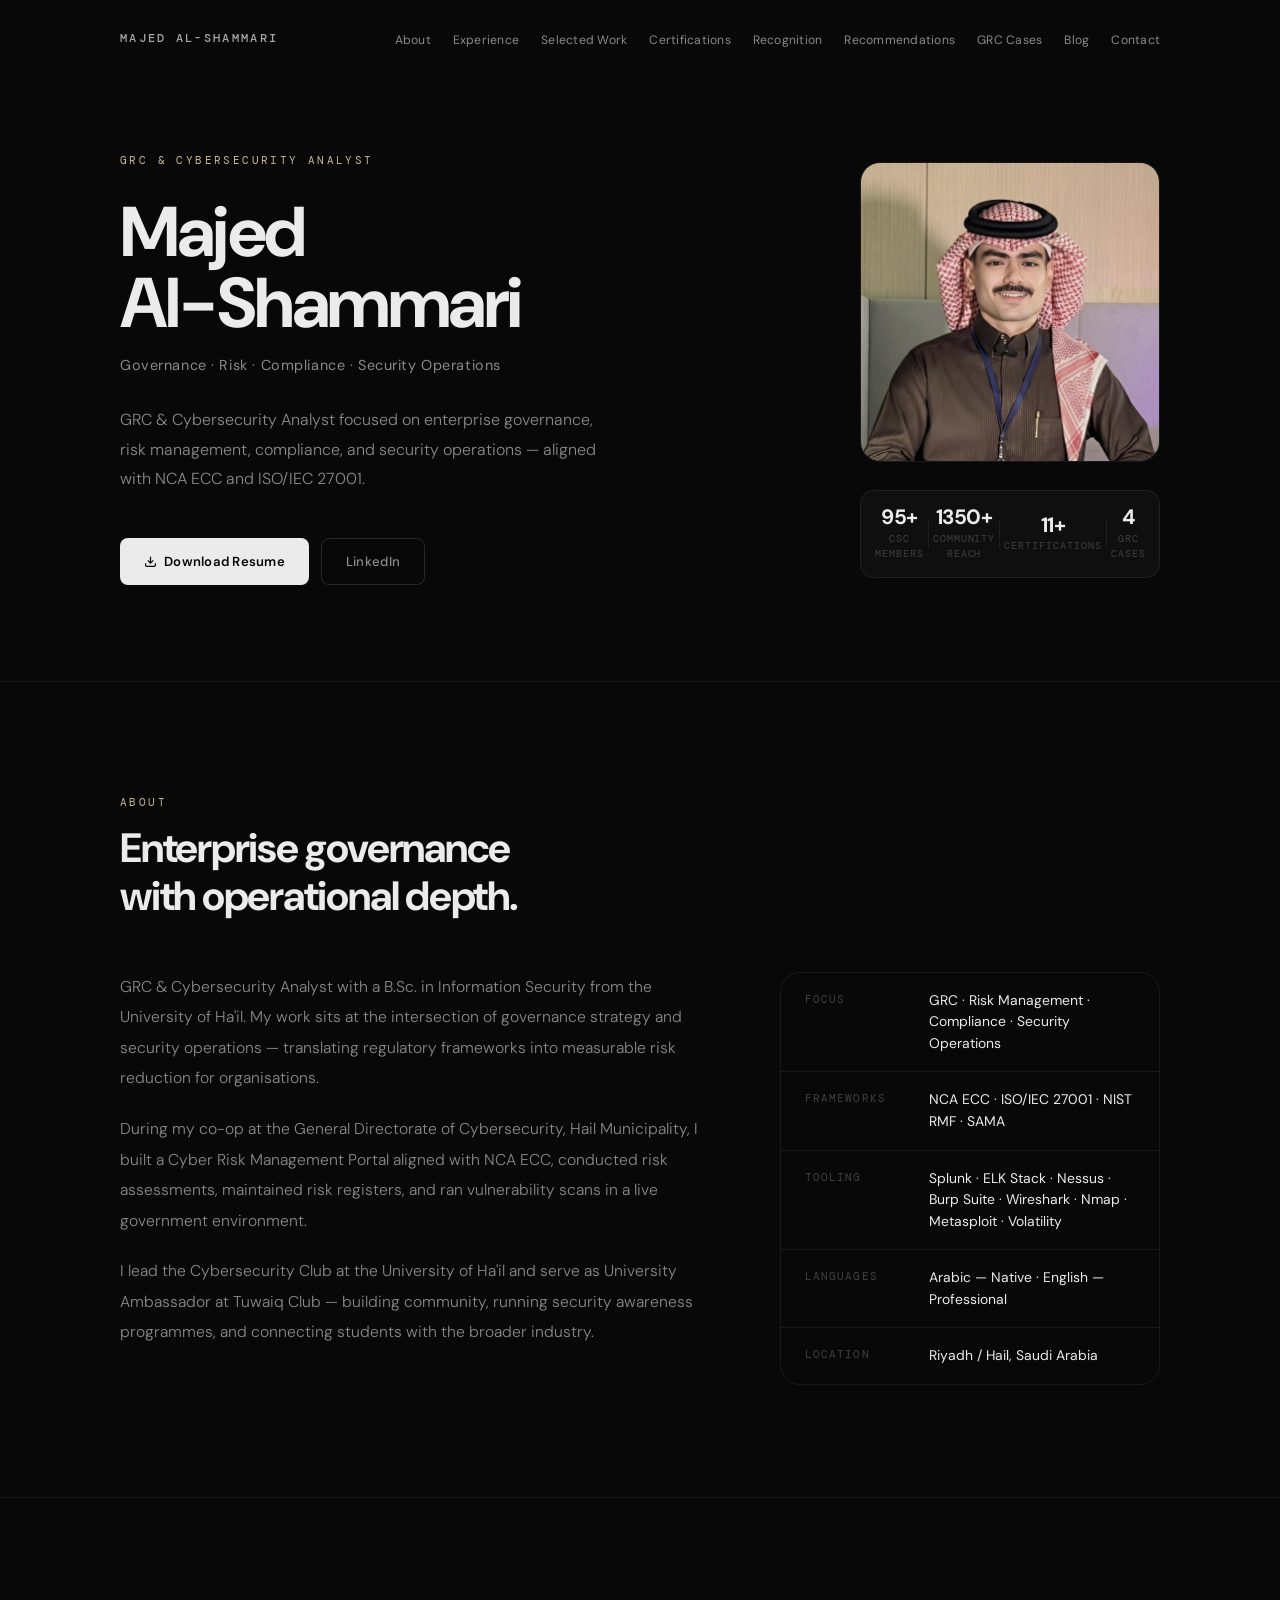
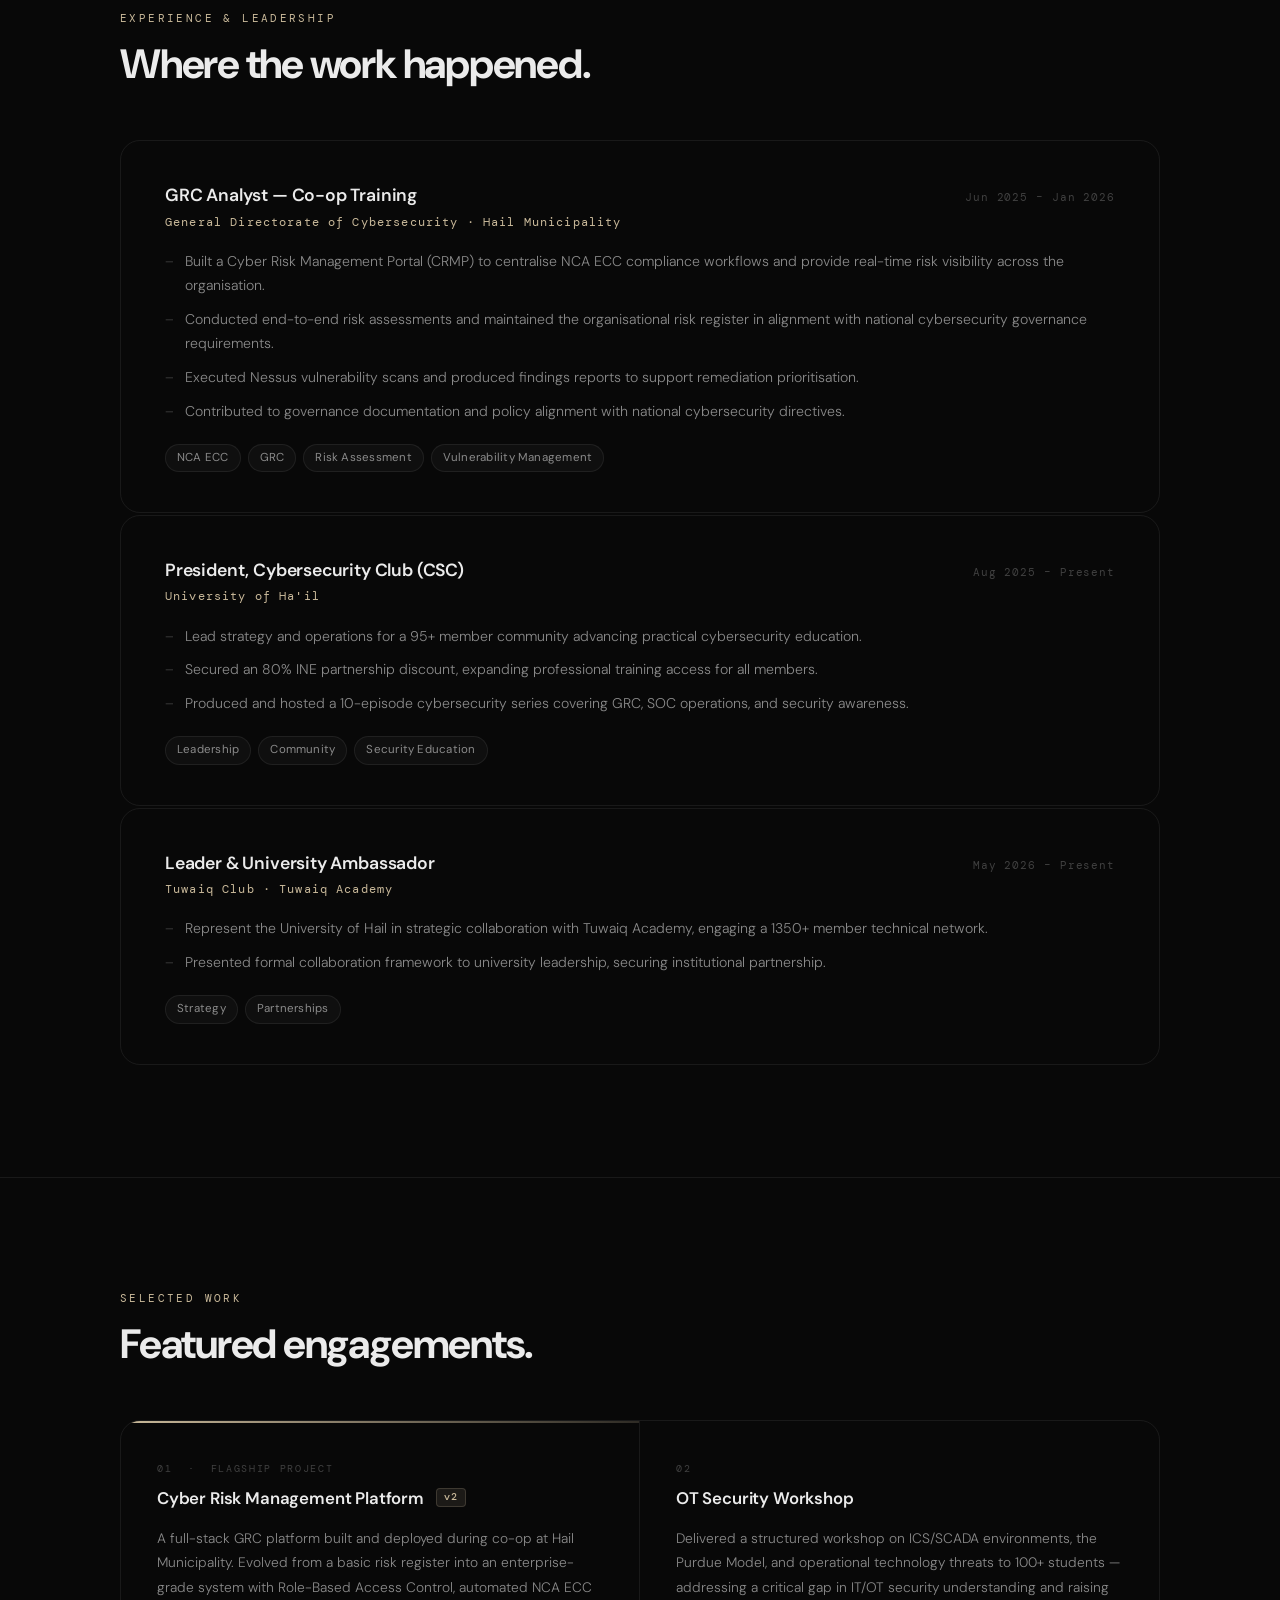
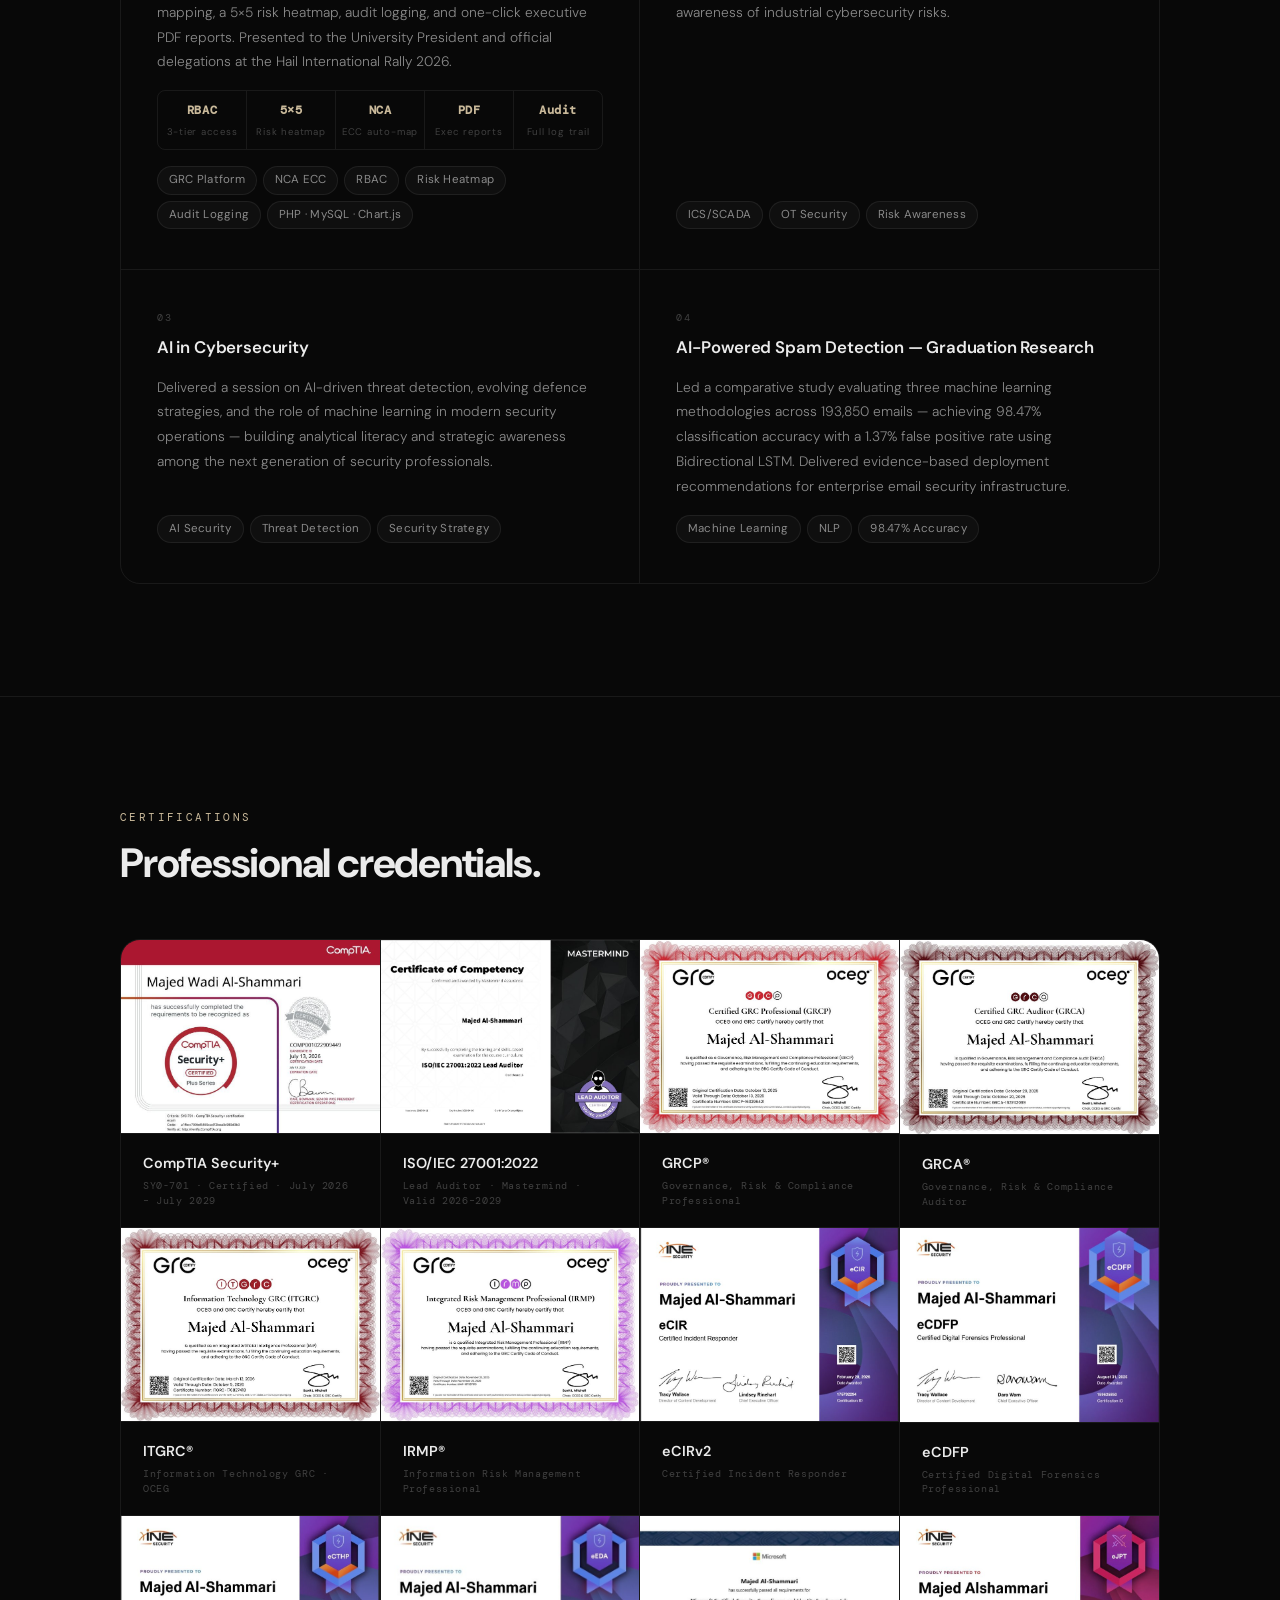
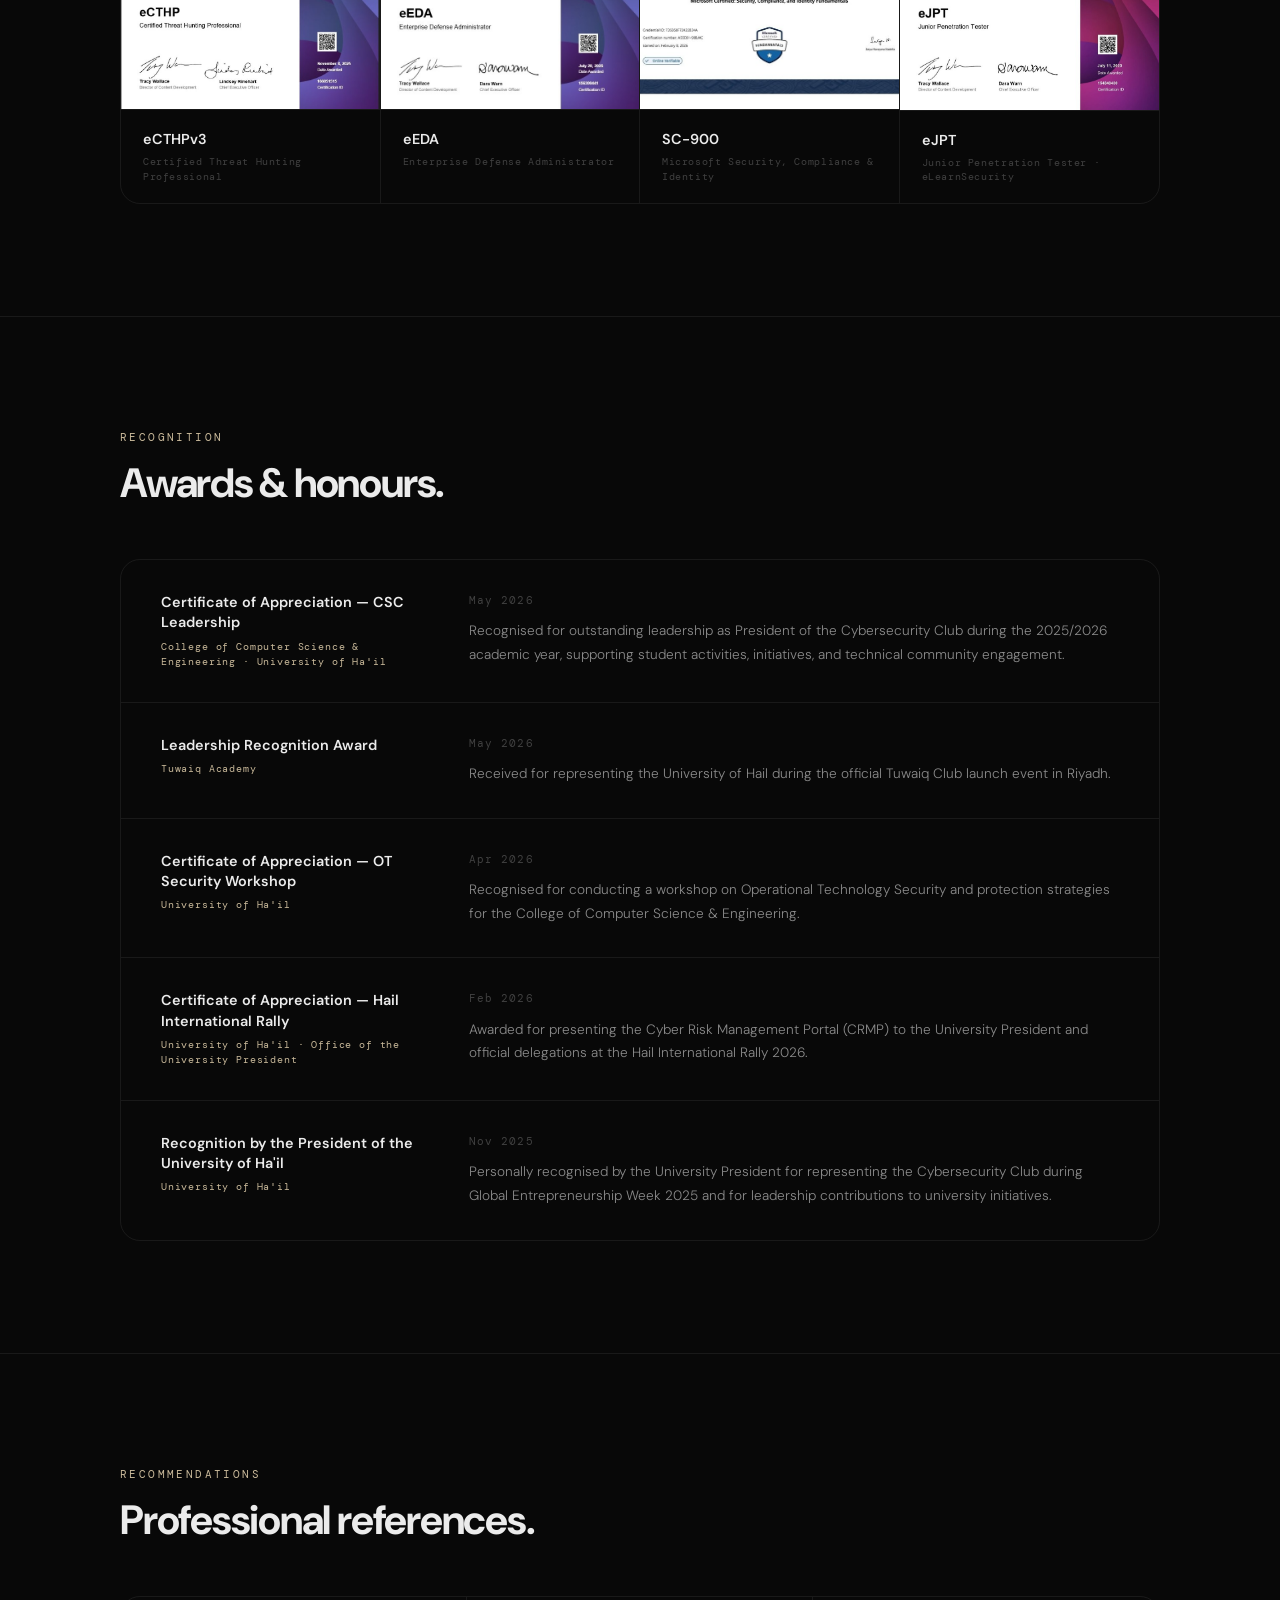
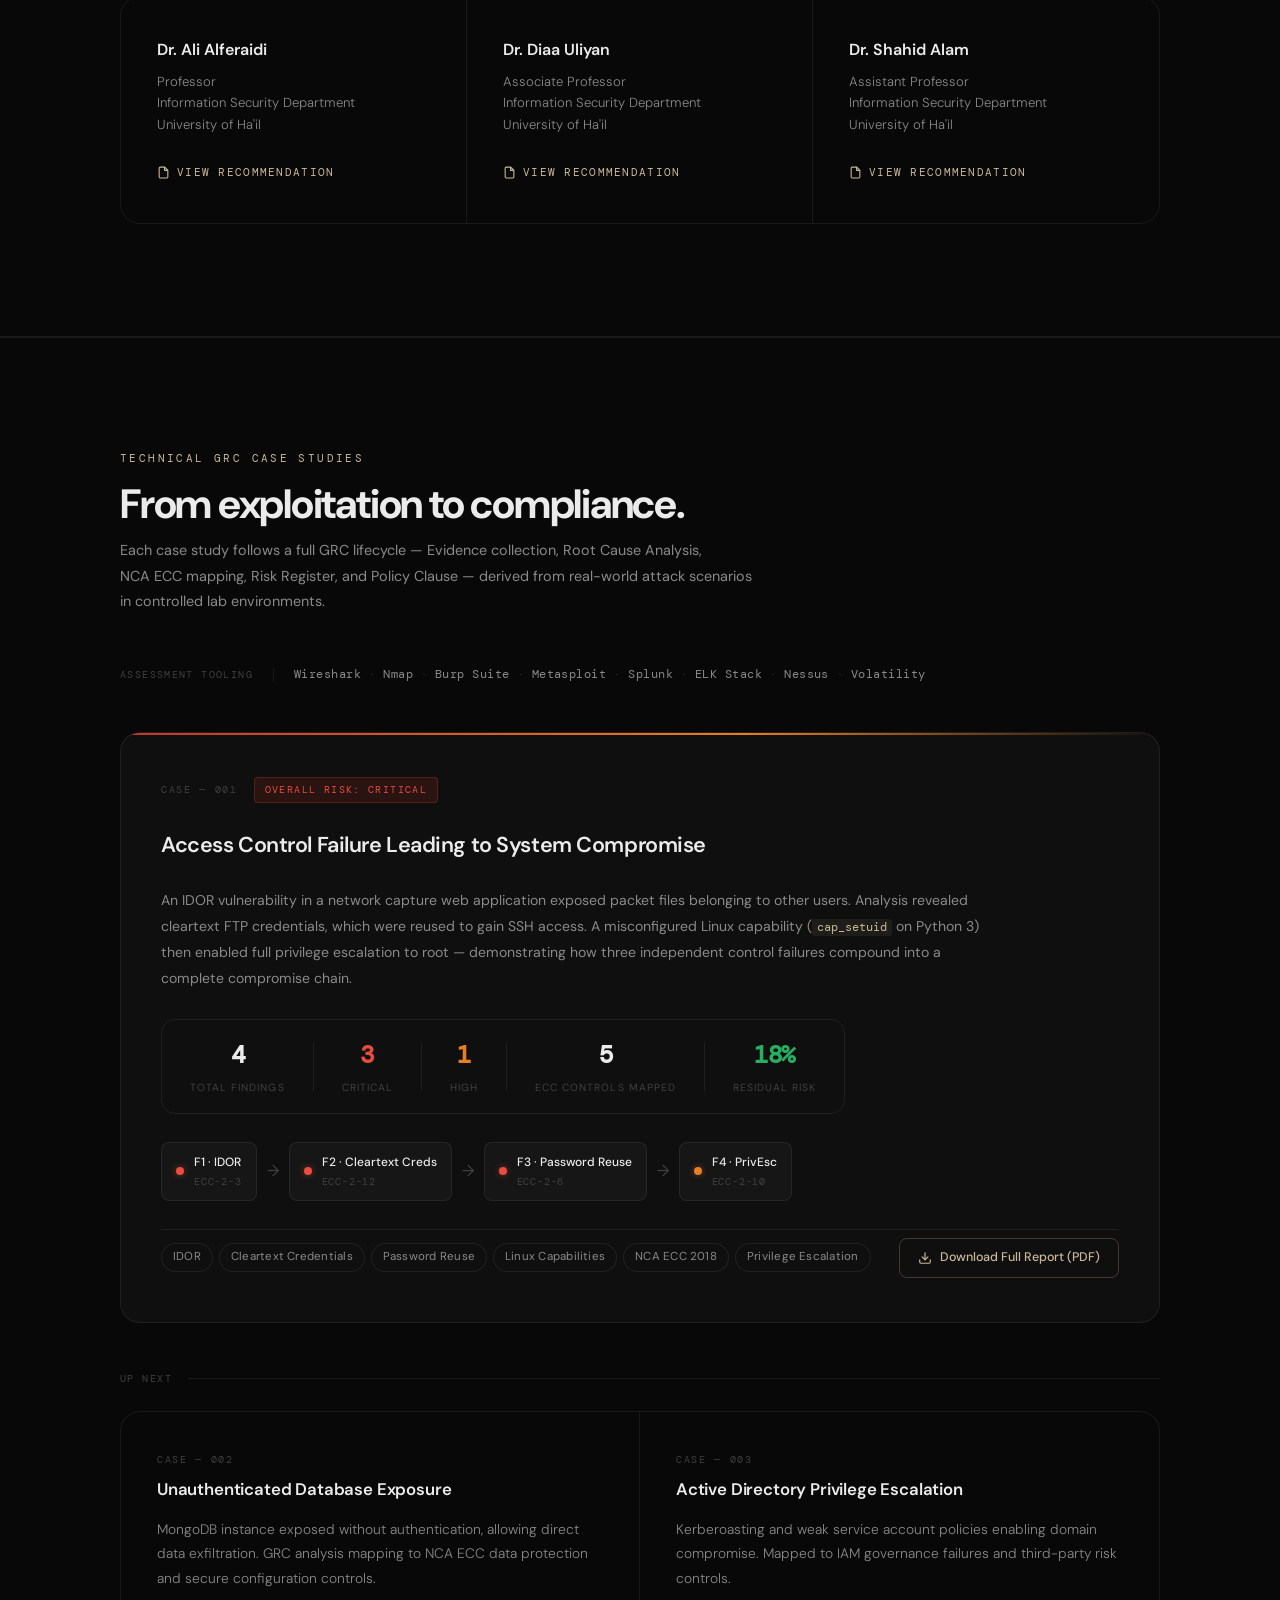
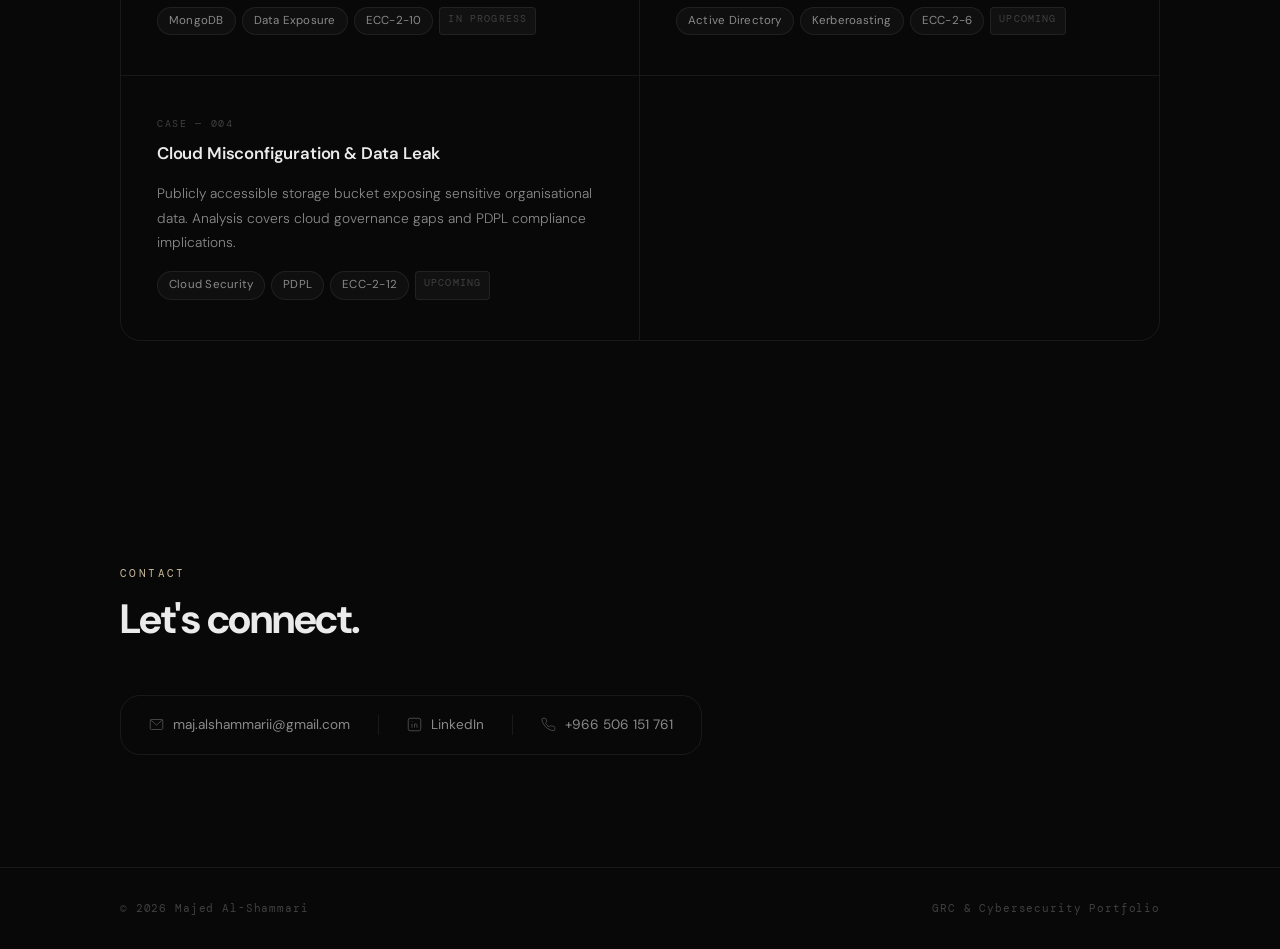
<file: index.html>
<!DOCTYPE html>
<html lang="en">
<head>
  <meta charset="UTF-8" />
  <meta name="viewport" content="width=device-width, initial-scale=1.0" />
  <title>Majed Al-Shammari | GRC & Cybersecurity Analyst</title>
  <meta name="description" content="Governance, Risk, Compliance, and Cybersecurity Portfolio of Majed Al-Shammari — aligned with NCA ECC and ISO/IEC 27001." />

  <!-- Favicon -->
  <link rel="icon" type="image/x-icon" href="assets/favicon/favicon.ico" />
  <link rel="icon" type="image/png" sizes="192x192" href="assets/favicon/favicon-192.png" />
  <link rel="apple-touch-icon" href="assets/favicon/apple-touch-icon.png" />

  <!-- Open Graph -->
  <meta property="og:type"        content="website" />
  <meta property="og:title"       content="Majed Al-Shammari | GRC & Cybersecurity Analyst" />
  <meta property="og:description" content="Governance, Risk, Compliance, and Cybersecurity Portfolio of Majed Al-Shammari." />
  <meta property="og:image"       content="assets/images/preview.jpg" />
  <meta property="og:url"         content="https://m20-sa.github.io/majed-portfolio/" />

  <!-- Twitter Card -->
  <meta name="twitter:card"        content="summary_large_image" />
  <meta name="twitter:title"       content="Majed Al-Shammari | GRC & Cybersecurity Analyst" />
  <meta name="twitter:description" content="Governance, Risk, Compliance, and Cybersecurity Portfolio of Majed Al-Shammari." />
  <meta name="twitter:image"       content="assets/images/preview.jpg" />

  <!-- Fonts -->
  <link rel="preconnect" href="https://fonts.googleapis.com" />
  <link rel="preconnect" href="https://fonts.gstatic.com" crossorigin />
  <link href="https://fonts.googleapis.com/css2?family=DM+Sans:opsz,wght@9..40,300;9..40,400;9..40,500;9..40,600;9..40,700&family=DM+Mono:wght@300;400;500&display=swap" rel="stylesheet" />

  <link rel="stylesheet" href="assets/css/style.css" />
</head>
<body>

  <!-- ── NAV ─────────────────────────────────── -->
 <header class="nav" id="nav">
  <div class="wrap nav-inner">
    <a href="#" class="nav-logo">MAJED AL-SHAMMARI</a>

    <nav aria-label="Main">
      <ul class="nav-links">
        <li><a href="#about">About</a></li>
        <li><a href="#experience">Experience</a></li>
        <li><a href="#work">Selected Work</a></li>
        <li><a href="#certifications">Certifications</a></li>
        <li><a href="#recognition">Recognition</a></li>
        <li><a href="#recommendations">Recommendations</a></li>
        <li><a href="#case-studies">GRC Cases</a></li>
        <li><a href="/blog/">Blog</a></li>
        <li><a href="#contact">Contact</a></li>
      </ul>
    </nav>

    <button class="nav-toggle" id="nav-toggle" aria-label="Toggle menu">
      <span></span>
      <span></span>
      <span></span>
    </button>
  </div>
</header>

<nav class="nav-drawer" id="nav-drawer" aria-label="Mobile">
  <a href="#about">About</a>
  <a href="#experience">Experience</a>
  <a href="#work">Selected Work</a>
  <a href="#certifications">Certifications</a>
  <a href="#recognition">Recognition</a>
  <a href="#recommendations">Recommendations</a>
  <a href="#case-studies">GRC Cases</a>
  <a href="/blog/">Blog</a>
  <a href="#contact">Contact</a>
</nav>


  <!-- ── HERO ────────────────────────────────── -->
  <section class="hero" id="hero">
    <div class="wrap hero-inner">

      <div class="hero-text">
        <p class="eyebrow">GRC &amp; Cybersecurity Analyst</p>
        <h1 class="hero-name">Majed<br>Al-Shammari</h1>
        <p class="hero-sub">Governance · Risk · Compliance · Security Operations</p>
        <p class="hero-desc">
          GRC &amp; Cybersecurity Analyst focused on enterprise governance,
          risk management, compliance, and security operations —
          aligned with NCA ECC and ISO/IEC 27001.
        </p>
        <div class="hero-cta">
          <a href="assets/documents/resume.pdf" target="_blank" rel="noopener" class="btn-primary">
            <svg width="13" height="13" viewBox="0 0 24 24" fill="none" stroke="currentColor" stroke-width="2.2" aria-hidden="true"><path d="M21 15v4a2 2 0 0 1-2 2H5a2 2 0 0 1-2-2v-4"/><polyline points="7 10 12 15 17 10"/><line x1="12" y1="15" x2="12" y2="3"/></svg>
            Download Resume
          </a>
          <a href="https://www.linkedin.com/in/majed-al-shammari-4095232a5" target="_blank" rel="noopener" class="btn-outline">
            LinkedIn
          </a>
        </div>
      </div>

      <div class="hero-aside">
        <div class="hero-photo-frame">
          <img src="assets/images/profile.jpg" alt="Majed Al-Shammari" width="280" height="280" loading="eager" />
        </div>
        <div class="hero-stats">
          <div class="hstat">
            <span class="hstat-val">95+</span>
            <span class="hstat-lbl">CSC Members</span>
          </div>
          <div class="hstat-divider"></div>
          <div class="hstat">
            <span class="hstat-val">1350+</span>
            <span class="hstat-lbl">Community Reach</span>
          </div>
          <div class="hstat-divider"></div>
          <div class="hstat">
            <span class="hstat-val">11+</span>
            <span class="hstat-lbl">Certifications</span>
          </div>
          <div class="hstat-divider"></div>
          <div class="hstat">
            <span class="hstat-val">4</span>
            <span class="hstat-lbl">GRC Cases</span>
          </div>
        </div>
      </div>

    </div>
  </section>

  <hr class="rule" />


  <!-- ── ABOUT ───────────────────────────────── -->
  <section class="section" id="about">
    <div class="wrap">
      <div class="sec-head fade-up">
        <p class="sec-label">About</p>
        <h2 class="sec-title">Enterprise governance<br>with operational depth.</h2>
      </div>

      <div class="about-grid fade-up d1">
        <div class="about-copy">
          <p>
            GRC & Cybersecurity Analyst with a B.Sc. in Information Security from the
            University of Ha'il. My work sits at the intersection of governance strategy
            and security operations — translating regulatory frameworks into measurable
            risk reduction for organisations.
          </p>
          <p>
            During my co-op at the General Directorate of Cybersecurity, Hail Municipality,
            I built a Cyber Risk Management Portal aligned with NCA ECC, conducted risk
            assessments, maintained risk registers, and ran vulnerability scans in a live
            government environment.
          </p>
          <p>
            I lead the Cybersecurity Club at the University of Ha'il and serve as University
            Ambassador at Tuwaiq Club — building community, running security awareness
            programmes, and connecting students with the broader industry.
          </p>
        </div>

        <dl class="about-dl">
          <div class="dl-row">
            <dt>Focus</dt>
            <dd>GRC · Risk Management · Compliance · Security Operations</dd>
          </div>
          <div class="dl-row">
            <dt>Frameworks</dt>
            <dd>NCA ECC · ISO/IEC 27001 · NIST RMF · SAMA</dd>
          </div>
          <div class="dl-row">
            <dt>Tooling</dt>
            <dd>Splunk · ELK Stack · Nessus · Burp Suite · Wireshark · Nmap · Metasploit · Volatility</dd>
          </div>
          <div class="dl-row">
            <dt>Languages</dt>
            <dd>Arabic — Native · English — Professional</dd>
          </div>
          <div class="dl-row">
            <dt>Location</dt>
            <dd>Riyadh / Hail, Saudi Arabia</dd>
          </div>
        </dl>
      </div>
    </div>
  </section>

  <hr class="rule" />


  <!-- ── EXPERIENCE & LEADERSHIP ─────────────── -->
  <section class="section" id="experience">
    <div class="wrap">
      <div class="sec-head fade-up">
        <p class="sec-label">Experience &amp; Leadership</p>
        <h2 class="sec-title">Where the work happened.</h2>
      </div>

      <div class="exp-list">

        <!-- Co-op -->
        <div class="exp-card fade-up d1">
          <div class="exp-main">
            <div class="exp-header">
              <h3 class="exp-role">GRC Analyst — Co-op Training</h3>
              <span class="exp-period">Jun 2025 – Jan 2026</span>
            </div>
            <p class="exp-org">General Directorate of Cybersecurity · Hail Municipality</p>
            <ul class="exp-points">
              <li>Built a Cyber Risk Management Portal (CRMP) to centralise NCA ECC compliance workflows and provide real-time risk visibility across the organisation.</li>
              <li>Conducted end-to-end risk assessments and maintained the organisational risk register in alignment with national cybersecurity governance requirements.</li>
              <li>Executed Nessus vulnerability scans and produced findings reports to support remediation prioritisation.</li>
              <li>Contributed to governance documentation and policy alignment with national cybersecurity directives.</li>
            </ul>
          </div>
          <div class="exp-tags">
            <span class="tag">NCA ECC</span>
            <span class="tag">GRC</span>
            <span class="tag">Risk Assessment</span>
            <span class="tag">Vulnerability Management</span>
          </div>
        </div>

        <!-- CSC -->
        <div class="exp-card fade-up d1">
          <div class="exp-main">
            <div class="exp-header">
              <h3 class="exp-role">President, Cybersecurity Club (CSC)</h3>
              <span class="exp-period">Aug 2025 – Present</span>
            </div>
            <p class="exp-org">University of Ha'il</p>
            <ul class="exp-points">
              <li>Lead strategy and operations for a 95+ member community advancing practical cybersecurity education.</li>
              <li>Secured an 80% INE partnership discount, expanding professional training access for all members.</li>
              <li>Produced and hosted a 10-episode cybersecurity series covering GRC, SOC operations, and security awareness.</li>
            </ul>
          </div>
          <div class="exp-tags">
            <span class="tag">Leadership</span>
            <span class="tag">Community</span>
            <span class="tag">Security Education</span>
          </div>
        </div>

        <!-- Tuwaiq -->
        <div class="exp-card fade-up d1">
          <div class="exp-main">
            <div class="exp-header">
              <h3 class="exp-role">Leader &amp; University Ambassador</h3>
              <span class="exp-period">May 2026 – Present</span>
            </div>
            <p class="exp-org">Tuwaiq Club · Tuwaiq Academy</p>
            <ul class="exp-points">
              <li>Represent the University of Hail in strategic collaboration with Tuwaiq Academy, engaging a 1350+ member technical network.</li>
              <li>Presented formal collaboration framework to university leadership, securing institutional partnership.</li>
            </ul>
          </div>
          <div class="exp-tags">
            <span class="tag">Strategy</span>
            <span class="tag">Partnerships</span>
          </div>
        </div>

      </div>
    </div>
  </section>

  <hr class="rule" />


  <!-- ── SELECTED WORK ────────────────────────── -->
  <section class="section" id="work">
    <div class="wrap">
      <div class="sec-head fade-up">
        <p class="sec-label">Selected Work</p>
        <h2 class="sec-title">Featured engagements.</h2>
      </div>

      <div class="work-grid work-grid--4 fade-up d1">

        <article class="work-card crmp-card">
          <div class="work-top">
            <span class="work-idx">01 &nbsp;·&nbsp; FLAGSHIP PROJECT</span>
            <h3 class="work-title">Cyber Risk Management Platform <span class="crmp-version">v2</span></h3>
          </div>
          <p class="work-body">
            A full-stack GRC platform built and deployed during co-op at Hail Municipality.
            Evolved from a basic risk register into an enterprise-grade system with
            Role-Based Access Control, automated NCA&nbsp;ECC mapping, a 5×5 risk heatmap,
            audit logging, and one-click executive PDF reports.
            Presented to the University President and official delegations at the
            Hail International Rally 2026.
          </p>
          <div class="crmp-pillars">
            <div class="crmp-pillar">
              <span class="crmp-pillar-val">RBAC</span>
              <span class="crmp-pillar-label">3-tier access</span>
            </div>
            <div class="crmp-pillar">
              <span class="crmp-pillar-val">5×5</span>
              <span class="crmp-pillar-label">Risk heatmap</span>
            </div>
            <div class="crmp-pillar">
              <span class="crmp-pillar-val">NCA</span>
              <span class="crmp-pillar-label">ECC auto-map</span>
            </div>
            <div class="crmp-pillar">
              <span class="crmp-pillar-val">PDF</span>
              <span class="crmp-pillar-label">Exec reports</span>
            </div>
            <div class="crmp-pillar">
              <span class="crmp-pillar-val">Audit</span>
              <span class="crmp-pillar-label">Full log trail</span>
            </div>
          </div>
          <div class="work-foot">
            <span class="tag">GRC Platform</span>
            <span class="tag">NCA ECC</span>
            <span class="tag">RBAC</span>
            <span class="tag">Risk Heatmap</span>
            <span class="tag">Audit Logging</span>
            <span class="tag">PHP · MySQL · Chart.js</span>
          </div>
        </article>

        <article class="work-card">
          <div class="work-top">
            <span class="work-idx">02</span>
            <h3 class="work-title">OT Security Workshop</h3>
          </div>
          <p class="work-body">
            Delivered a structured workshop on ICS/SCADA environments, the Purdue
            Model, and operational technology threats to 100+ students — addressing
            a critical gap in IT/OT security understanding and raising awareness of
            industrial cybersecurity risks.
          </p>
          <div class="work-foot">
            <span class="tag">ICS/SCADA</span>
            <span class="tag">OT Security</span>
            <span class="tag">Risk Awareness</span>
          </div>
        </article>

        <article class="work-card">
          <div class="work-top">
            <span class="work-idx">03</span>
            <h3 class="work-title">AI in Cybersecurity</h3>
          </div>
          <p class="work-body">
            Delivered a session on AI-driven threat detection, evolving defence
            strategies, and the role of machine learning in modern security
            operations — building analytical literacy and strategic awareness
            among the next generation of security professionals.
          </p>
          <div class="work-foot">
            <span class="tag">AI Security</span>
            <span class="tag">Threat Detection</span>
            <span class="tag">Security Strategy</span>
          </div>
        </article>

        <article class="work-card">
          <div class="work-top">
            <span class="work-idx">04</span>
            <h3 class="work-title">AI-Powered Spam Detection — Graduation Research</h3>
          </div>
          <p class="work-body">
            Led a comparative study evaluating three machine learning methodologies
            across 193,850 emails — achieving 98.47% classification accuracy with a
            1.37% false positive rate using Bidirectional LSTM. Delivered evidence-based
            deployment recommendations for enterprise email security infrastructure.
          </p>
          <div class="work-foot">
            <span class="tag">Machine Learning</span>
            <span class="tag">NLP</span>
            <span class="tag">98.47% Accuracy</span>
          </div>
        </article>

      </div>
    </div>
  </section>

  <hr class="rule" />


<!-- ── CERTIFICATIONS ──────────────────────── -->
<section class="section" id="certifications">
  <div class="wrap">
    <div class="sec-head fade-up">
      <p class="sec-label">Certifications</p>
      <h2 class="sec-title">Professional credentials.</h2>
    </div>

    <div class="cert-grid fade-up d1">

      <!-- CompTIA Security+ -->
      <div class="cert-card">
        <div class="cert-img">
          <img src="assets/images/certs/SEC+.jpg" alt="CompTIA Security+ SY0-701" loading="lazy" />
        </div>
        <div class="cert-info">
          <p class="cert-name">CompTIA Security+</p>
          <p class="cert-body">SY0-701 · Certified · July 2026 – July 2029</p>
        </div>
      </div>

      <div class="cert-card">
        <div class="cert-img">
          <img src="assets/images/certs/iso27001.jpg" alt="ISO/IEC 27001:2022 Lead Auditor" loading="lazy" />
        </div>
        <div class="cert-info">
          <p class="cert-name">ISO/IEC 27001:2022</p>
          <p class="cert-body">Lead Auditor · Mastermind · Valid 2026–2029</p>
        </div>
      </div>

      <div class="cert-card">
        <div class="cert-img">
          <img src="assets/images/certs/grcp.jpg" alt="GRCP" loading="lazy" />
        </div>
        <div class="cert-info">
          <p class="cert-name">GRCP®</p>
          <p class="cert-body">Governance, Risk &amp; Compliance Professional</p>
        </div>
      </div>

      <div class="cert-card">
        <div class="cert-img">
          <img src="assets/images/certs/grca.jpg" alt="GRCA" loading="lazy" />
        </div>
        <div class="cert-info">
          <p class="cert-name">GRCA®</p>
          <p class="cert-body">Governance, Risk &amp; Compliance Auditor</p>
        </div>
      </div>

      <div class="cert-card">
        <div class="cert-img">
          <img src="assets/images/certs/itgrc.jpg" alt="ITGRC" loading="lazy" />
        </div>
        <div class="cert-info">
          <p class="cert-name">ITGRC®</p>
          <p class="cert-body">Information Technology GRC · OCEG</p>
        </div>
      </div>

      <div class="cert-card">
        <div class="cert-img">
          <img src="assets/images/certs/irmp.jpg" alt="IRMP" loading="lazy" />
        </div>
        <div class="cert-info">
          <p class="cert-name">IRMP®</p>
          <p class="cert-body">Information Risk Management Professional</p>
        </div>
      </div>

      <div class="cert-card">
        <div class="cert-img">
          <img src="assets/images/certs/ecir.jpg" alt="eCIRv2" loading="lazy" />
        </div>
        <div class="cert-info">
          <p class="cert-name">eCIRv2</p>
          <p class="cert-body">Certified Incident Responder</p>
        </div>
      </div>

      <div class="cert-card">
        <div class="cert-img">
          <img src="assets/images/certs/ecdfp.jpg" alt="eCDFP" loading="lazy" />
        </div>
        <div class="cert-info">
          <p class="cert-name">eCDFP</p>
          <p class="cert-body">Certified Digital Forensics Professional</p>
        </div>
      </div>

      <div class="cert-card">
        <div class="cert-img">
          <img src="assets/images/certs/ecthp.jpg" alt="eCTHPv3" loading="lazy" />
        </div>
        <div class="cert-info">
          <p class="cert-name">eCTHPv3</p>
          <p class="cert-body">Certified Threat Hunting Professional</p>
        </div>
      </div>

      <div class="cert-card">
        <div class="cert-img">
          <img src="assets/images/certs/eeda.jpg" alt="eEDA" loading="lazy" />
        </div>
        <div class="cert-info">
          <p class="cert-name">eEDA</p>
          <p class="cert-body">Enterprise Defense Administrator</p>
        </div>
      </div>

      <div class="cert-card">
        <div class="cert-img">
          <img src="assets/images/certs/sc900.jpg" alt="SC-900" loading="lazy" />
        </div>
        <div class="cert-info">
          <p class="cert-name">SC-900</p>
          <p class="cert-body">Microsoft Security, Compliance &amp; Identity</p>
        </div>
      </div>

      <div class="cert-card">
        <div class="cert-img">
          <img src="assets/images/certs/ejpt.jpg" alt="eJPT" loading="lazy" />
        </div>
        <div class="cert-info">
          <p class="cert-name">eJPT</p>
          <p class="cert-body">Junior Penetration Tester · eLearnSecurity</p>
        </div>
      </div>

    </div>
  </div>
</section>

  <hr class="rule" />


  <!-- ── RECOGNITION ─────────────────────────── -->
  <section class="section" id="recognition">
    <div class="wrap">
      <div class="sec-head fade-up">
        <p class="sec-label">Recognition</p>
        <h2 class="sec-title">Awards &amp; honours.</h2>
      </div>

      <div class="awards-list fade-up d1">

        <div class="award-row">
          <div class="award-left">
            <p class="award-title">Certificate of Appreciation — CSC Leadership</p>
            <p class="award-issuer">College of Computer Science &amp; Engineering · University of Ha'il</p>
          </div>
          <div class="award-right">
            <span class="award-date">May 2026</span>
            <p class="award-desc">Recognised for outstanding leadership as President of the Cybersecurity Club during the 2025/2026 academic year, supporting student activities, initiatives, and technical community engagement.</p>
          </div>
        </div>

        <div class="award-row">
          <div class="award-left">
            <p class="award-title">Leadership Recognition Award</p>
            <p class="award-issuer">Tuwaiq Academy</p>
          </div>
          <div class="award-right">
            <span class="award-date">May 2026</span>
            <p class="award-desc">Received for representing the University of Hail during the official Tuwaiq Club launch event in Riyadh.</p>
          </div>
        </div>

        <div class="award-row">
          <div class="award-left">
            <p class="award-title">Certificate of Appreciation — OT Security Workshop</p>
            <p class="award-issuer">University of Ha'il</p>
          </div>
          <div class="award-right">
            <span class="award-date">Apr 2026</span>
            <p class="award-desc">Recognised for conducting a workshop on Operational Technology Security and protection strategies for the College of Computer Science &amp; Engineering.</p>
          </div>
        </div>

        <div class="award-row">
          <div class="award-left">
            <p class="award-title">Certificate of Appreciation — Hail International Rally</p>
            <p class="award-issuer">University of Ha'il · Office of the University President</p>
          </div>
          <div class="award-right">
            <span class="award-date">Feb 2026</span>
            <p class="award-desc">Awarded for presenting the Cyber Risk Management Portal (CRMP) to the University President and official delegations at the Hail International Rally 2026.</p>
          </div>
        </div>

        <div class="award-row">
          <div class="award-left">
            <p class="award-title">Recognition by the President of the University of Ha'il</p>
            <p class="award-issuer">University of Ha'il</p>
          </div>
          <div class="award-right">
            <span class="award-date">Nov 2025</span>
            <p class="award-desc">Personally recognised by the University President for representing the Cybersecurity Club during Global Entrepreneurship Week 2025 and for leadership contributions to university initiatives.</p>
          </div>
        </div>

      </div>
    </div>
  </section>

  <hr class="rule" />


  <!-- ── RECOMMENDATIONS ─────────────────────── -->
  <section class="section" id="recommendations">
    <div class="wrap">
      <div class="sec-head fade-up">
        <p class="sec-label">Recommendations</p>
        <h2 class="sec-title">Professional references.</h2>
      </div>

      <div class="rec-grid fade-up d1">

        <div class="rec-card">
          <div class="rec-body">
            <p class="rec-name">Dr. Ali Alferaidi</p>
            <p class="rec-title">Professor<br>Information Security Department<br>University of Ha'il</p>
          </div>
          <a href="assets/documents/Recommendation_Dr_Ali.pdf" target="_blank" rel="noopener" class="rec-link">
            <svg width="13" height="13" viewBox="0 0 24 24" fill="none" stroke="currentColor" stroke-width="2" aria-hidden="true"><path d="M14 2H6a2 2 0 0 0-2 2v16a2 2 0 0 0 2 2h12a2 2 0 0 0 2-2V8z"/><polyline points="14 2 14 8 20 8"/></svg>
            View Recommendation
          </a>
        </div>

        <div class="rec-card">
          <div class="rec-body">
            <p class="rec-name">Dr. Diaa Uliyan</p>
            <p class="rec-title">Associate Professor<br>Information Security Department<br>University of Ha'il</p>
          </div>
          <a href="assets/documents/Recommendation_Dr_Diaa.pdf" target="_blank" rel="noopener" class="rec-link">
            <svg width="13" height="13" viewBox="0 0 24 24" fill="none" stroke="currentColor" stroke-width="2" aria-hidden="true"><path d="M14 2H6a2 2 0 0 0-2 2v16a2 2 0 0 0 2 2h12a2 2 0 0 0 2-2V8z"/><polyline points="14 2 14 8 20 8"/></svg>
            View Recommendation
          </a>
        </div>

        <div class="rec-card">
          <div class="rec-body">
            <p class="rec-name">Dr. Shahid Alam</p>
            <p class="rec-title">Assistant Professor<br>Information Security Department<br>University of Ha'il</p>
          </div>
          <a href="assets/documents/Recommendation_Dr_Shahid.pdf" target="_blank" rel="noopener" class="rec-link">
            <svg width="13" height="13" viewBox="0 0 24 24" fill="none" stroke="currentColor" stroke-width="2" aria-hidden="true"><path d="M14 2H6a2 2 0 0 0-2 2v16a2 2 0 0 0 2 2h12a2 2 0 0 0 2-2V8z"/><polyline points="14 2 14 8 20 8"/></svg>
            View Recommendation
          </a>
        </div>

      </div>
    </div>
  </section>

  <hr class="rule" />


  <hr class="rule" />

  <!-- ── GRC CASE STUDIES ──────────────────────── -->
  <section class="section" id="case-studies">
    <div class="wrap">

      <div class="sec-head fade-up">
        <p class="sec-label">Technical GRC Case Studies</p>
        <h2 class="sec-title">From exploitation to compliance.</h2>
        <p class="sec-sub fade-up d1">
          Each case study follows a full GRC lifecycle — Evidence collection, Root Cause Analysis,
          NCA&nbsp;ECC mapping, Risk Register, and Policy Clause — derived from real-world attack
          scenarios in controlled lab environments.
        </p>
      </div>

      <!-- ASSESSMENT TOOLING STRIP -->
      <div class="cs-tooling fade-up d2">
        <span class="cs-tooling-label">Assessment Tooling</span>
        <div class="cs-tooling-divider"></div>
        <div class="cs-tooling-list">
          <span class="cs-tool">Wireshark</span>
          <span class="cs-tool-sep">·</span>
          <span class="cs-tool">Nmap</span>
          <span class="cs-tool-sep">·</span>
          <span class="cs-tool">Burp Suite</span>
          <span class="cs-tool-sep">·</span>
          <span class="cs-tool">Metasploit</span>
          <span class="cs-tool-sep">·</span>
          <span class="cs-tool">Splunk</span>
          <span class="cs-tool-sep">·</span>
          <span class="cs-tool">ELK Stack</span>
          <span class="cs-tool-sep">·</span>
          <span class="cs-tool">Nessus</span>
          <span class="cs-tool-sep">·</span>
          <span class="cs-tool">Volatility</span>
        </div>
      </div>

      <!-- FEATURED: CAP -->
      <div class="cs-featured fade-up d2">
        <div class="cs-featured-meta">
          <span class="work-idx">CASE — 001</span>
          <span class="cs-badge cs-badge--critical">Overall Risk: Critical</span>
        </div>
        <h3 class="cs-featured-title">Access Control Failure Leading to System Compromise</h3>
        <p class="cs-featured-body">
          An IDOR vulnerability in a network capture web application exposed packet files belonging
          to other users. Analysis revealed cleartext FTP credentials, which were reused to gain
          SSH access. A misconfigured Linux capability (<code>cap_setuid</code> on Python&nbsp;3)
          then enabled full privilege escalation to root — demonstrating how three independent
          control failures compound into a complete compromise chain.
        </p>

        <div class="cs-dashboard">
          <div class="cs-stat">
            <span class="cs-stat-val">4</span>
            <span class="cs-stat-label">Total Findings</span>
          </div>
          <div class="cs-stat-sep"></div>
          <div class="cs-stat">
            <span class="cs-stat-val cs-val--critical">3</span>
            <span class="cs-stat-label">Critical</span>
          </div>
          <div class="cs-stat-sep"></div>
          <div class="cs-stat">
            <span class="cs-stat-val cs-val--high">1</span>
            <span class="cs-stat-label">High</span>
          </div>
          <div class="cs-stat-sep"></div>
          <div class="cs-stat">
            <span class="cs-stat-val">5</span>
            <span class="cs-stat-label">ECC Controls Mapped</span>
          </div>
          <div class="cs-stat-sep"></div>
          <div class="cs-stat">
            <span class="cs-stat-val cs-val--low">18%</span>
            <span class="cs-stat-label">Residual Risk</span>
          </div>
        </div>

        <div class="cs-chain">
          <div class="cs-chain-item">
            <div class="cs-chain-dot cs-chain-dot--critical"></div>
            <div class="cs-chain-content">
              <span class="cs-chain-label">F1 · IDOR</span>
              <span class="cs-chain-ecc">ECC-2-3</span>
            </div>
          </div>
          <div class="cs-chain-arrow">&#8594;</div>
          <div class="cs-chain-item">
            <div class="cs-chain-dot cs-chain-dot--critical"></div>
            <div class="cs-chain-content">
              <span class="cs-chain-label">F2 · Cleartext Creds</span>
              <span class="cs-chain-ecc">ECC-2-12</span>
            </div>
          </div>
          <div class="cs-chain-arrow">&#8594;</div>
          <div class="cs-chain-item">
            <div class="cs-chain-dot cs-chain-dot--critical"></div>
            <div class="cs-chain-content">
              <span class="cs-chain-label">F3 · Password Reuse</span>
              <span class="cs-chain-ecc">ECC-2-6</span>
            </div>
          </div>
          <div class="cs-chain-arrow">&#8594;</div>
          <div class="cs-chain-item">
            <div class="cs-chain-dot cs-chain-dot--high"></div>
            <div class="cs-chain-content">
              <span class="cs-chain-label">F4 · PrivEsc</span>
              <span class="cs-chain-ecc">ECC-2-10</span>
            </div>
          </div>
        </div>

        <div class="cs-featured-foot">
          <div class="cs-tags">
            <span class="tag">IDOR</span>
            <span class="tag">Cleartext Credentials</span>
            <span class="tag">Password Reuse</span>
            <span class="tag">Linux Capabilities</span>
            <span class="tag">NCA ECC 2018</span>
            <span class="tag">Privilege Escalation</span>
          </div>
          <a class="cs-download" href="assets/documents/cap-grc-report.pdf" target="_blank" rel="noopener">
            <svg width="14" height="14" viewBox="0 0 24 24" fill="none" stroke="currentColor" stroke-width="2" stroke-linecap="round" stroke-linejoin="round"><path d="M21 15v4a2 2 0 0 1-2 2H5a2 2 0 0 1-2-2v-4"/><polyline points="7 10 12 15 17 10"/><line x1="12" y1="15" x2="12" y2="3"/></svg>
            Download Full Report (PDF)
          </a>
        </div>
      </div>

      <!-- UPCOMING GRID -->
      <div class="cs-upcoming-label fade-up d3"><span>Up next</span></div>
      <div class="work-grid fade-up d4">

        <article class="work-card">
          <div class="work-top">
            <span class="work-idx">CASE — 002</span>
            <h3 class="work-title">Unauthenticated Database Exposure</h3>
          </div>
          <p class="work-body">
            MongoDB instance exposed without authentication, allowing direct data exfiltration.
            GRC analysis mapping to NCA ECC data protection and secure configuration controls.
          </p>
          <div class="work-foot">
            <span class="tag">MongoDB</span>
            <span class="tag">Data Exposure</span>
            <span class="tag">ECC-2-10</span>
            <span class="cs-soon-badge">In Progress</span>
          </div>
        </article>

        <article class="work-card">
          <div class="work-top">
            <span class="work-idx">CASE — 003</span>
            <h3 class="work-title">Active Directory Privilege Escalation</h3>
          </div>
          <p class="work-body">
            Kerberoasting and weak service account policies enabling domain compromise.
            Mapped to IAM governance failures and third-party risk controls.
          </p>
          <div class="work-foot">
            <span class="tag">Active Directory</span>
            <span class="tag">Kerberoasting</span>
            <span class="tag">ECC-2-6</span>
            <span class="cs-soon-badge">Upcoming</span>
          </div>
        </article>

        <article class="work-card">
          <div class="work-top">
            <span class="work-idx">CASE — 004</span>
            <h3 class="work-title">Cloud Misconfiguration &amp; Data Leak</h3>
          </div>
          <p class="work-body">
            Publicly accessible storage bucket exposing sensitive organisational data.
            Analysis covers cloud governance gaps and PDPL compliance implications.
          </p>
          <div class="work-foot">
            <span class="tag">Cloud Security</span>
            <span class="tag">PDPL</span>
            <span class="tag">ECC-2-12</span>
            <span class="cs-soon-badge">Upcoming</span>
          </div>
        </article>

      </div>
    </div>
  </section>

  <!-- ── CONTACT ──────────────────────────────── -->
  <section class="section" id="contact">
    <div class="wrap">
      <div class="sec-head fade-up">
        <p class="sec-label">Contact</p>
        <h2 class="sec-title">Let's connect.</h2>
      </div>

      <div class="contact-row fade-up d1">

        <a href="mailto:maj.alshammarii@gmail.com" class="contact-link">
          <svg width="15" height="15" viewBox="0 0 24 24" fill="none" stroke="currentColor" stroke-width="1.5" aria-hidden="true"><rect x="2" y="4" width="20" height="16" rx="2"/><polyline points="2,4 12,13 22,4"/></svg>
          <span>maj.alshammarii@gmail.com</span>
        </a>

        <span class="contact-sep"></span>

        <a href="https://www.linkedin.com/in/majed-al-shammari-4095232a5" target="_blank" rel="noopener" class="contact-link">
          <svg width="15" height="15" viewBox="0 0 24 24" fill="none" stroke="currentColor" stroke-width="1.5" aria-hidden="true"><rect x="2" y="2" width="20" height="20" rx="3"/><line x1="8" y1="11" x2="8" y2="17"/><line x1="8" y1="7" x2="8" y2="8"/><path d="M12 17v-4a2 2 0 0 1 4 0v4"/><line x1="12" y1="11" x2="12" y2="13"/></svg>
          <span>LinkedIn</span>
        </a>

        <span class="contact-sep"></span>

        <a href="tel:+966506151761" class="contact-link">
          <svg width="15" height="15" viewBox="0 0 24 24" fill="none" stroke="currentColor" stroke-width="1.5" aria-hidden="true"><path d="M22 16.92v3a2 2 0 0 1-2.18 2 19.79 19.79 0 0 1-8.63-3.07A19.5 19.5 0 0 1 4.36 12a19.79 19.79 0 0 1-3.07-8.67A2 2 0 0 1 3.27 2h3a2 2 0 0 1 2 1.72c.127.96.361 1.903.7 2.81a2 2 0 0 1-.45 2.11L7.09 9.91a16 16 0 0 0 6 6l1.27-1.27a2 2 0 0 1 2.11-.45c.907.339 1.85.573 2.81.7A2 2 0 0 1 22 16.92z"/></svg>
          <span>+966 506 151 761</span>
        </a>

      </div>
    </div>
  </section>


  <!-- ── FOOTER ───────────────────────────────── -->
  <footer class="footer">
    <div class="wrap footer-inner">
      <span>© 2026 Majed Al-Shammari</span>
      <span>GRC &amp; Cybersecurity Portfolio</span>
    </div>
  </footer>

  <script src="assets/js/script.js"></script>
</body>
</html>
</file>
<file: assets/css/style.css>
/* ============================================================
   MAJED AL-SHAMMARI — GRC & CYBERSECURITY PORTFOLIO
   Minimal · Enterprise · Dark
   Fonts: DM Sans + DM Mono
   ============================================================ */

/* ── Variables ─────────────────────────────────────────────── */
:root {
  --bg:       #080808;
  --surface:  #0f0f0f;
  --border:   rgba(255,255,255,0.07);
  --border-h: rgba(255,255,255,0.13);
  --text:     #ebebeb;
  --text-2:   #8a8a8a;
  --text-3:   #404040;
  --accent:   #c9b99a;
  --r-sm:     8px;
  --r-md:     14px;
  --r-lg:     20px;
  --ease:     cubic-bezier(0.4, 0, 0.2, 1);
  --t:        0.28s;
  --mw:       1120px;
  --py:       112px;
}

/* ── Reset ─────────────────────────────────────────────────── */
*, *::before, *::after { box-sizing: border-box; margin: 0; padding: 0; }
html { scroll-behavior: smooth; }
body {
  font-family: 'DM Sans', system-ui, sans-serif;
  background: var(--bg);
  color: var(--text);
  -webkit-font-smoothing: antialiased;
  overflow-x: hidden;
  line-height: 1.6;
}
img { display: block; max-width: 100%; height: auto; }
a   { text-decoration: none; color: inherit; }
ul  { list-style: none; }

/* ── Utilities ─────────────────────────────────────────────── */
.wrap {
  max-width: var(--mw);
  margin: 0 auto;
  padding: 0 40px;
}
.rule {
  border: none;
  border-top: 1px solid var(--border);
  margin: 0;
}
::-webkit-scrollbar { width: 5px; }
::-webkit-scrollbar-track { background: var(--bg); }
::-webkit-scrollbar-thumb { background: #1e1e1e; border-radius: 99px; }
::selection { background: var(--accent); color: #000; }

/* ── Labels ─────────────────────────────────────────────────── */
.eyebrow, .sec-label {
  font-family: 'DM Mono', monospace;
  font-size: 0.68rem;
  letter-spacing: 0.22em;
  text-transform: uppercase;
  color: var(--accent);
}
.sec-label { margin-bottom: 14px; }

/* ── Tags ───────────────────────────────────────────────────── */
.tag {
  display: inline-block;
  padding: 4px 11px;
  background: var(--surface);
  border: 1px solid var(--border);
  border-radius: 99px;
  font-size: 0.72rem;
  color: var(--text-2);
  letter-spacing: 0.02em;
  white-space: nowrap;
}

/* ── Fade-up animation ──────────────────────────────────────── */
.fade-up {
  opacity: 0;
  transform: translateY(20px);
  transition: opacity 0.6s var(--ease), transform 0.6s var(--ease);
}
.fade-up.visible { opacity: 1; transform: none; }
.d1 { transition-delay: 0.1s; }
.d2 { transition-delay: 0.2s; }


/* ============================================================
   NAVBAR
   ============================================================ */
.nav {
  position: fixed; top: 0; left: 0; right: 0; z-index: 200;
  padding: 26px 0;
  transition: padding var(--t) var(--ease), background var(--t) var(--ease), border-color var(--t) var(--ease);
  border-bottom: 1px solid transparent;
}
.nav.scrolled {
  padding: 14px 0;
  background: rgba(8,8,8,0.9);
  backdrop-filter: blur(18px);
  -webkit-backdrop-filter: blur(18px);
  border-bottom-color: var(--border);
}
.nav-inner {
  display: flex;
  align-items: center;
  justify-content: space-between;
}
.nav-logo {
  font-family: 'DM Mono', monospace;
  font-size: 0.72rem;
  font-weight: 500;
  letter-spacing: 0.2em;
  opacity: 0.7;
  transition: opacity var(--t);
}
.nav-logo:hover { opacity: 1; }
.nav-links {
  display: flex;
  gap: 22px;
  list-style: none;
}
.nav-links a {
  font-size: 0.76rem;
  color: var(--text-2);
  letter-spacing: 0.02em;
  transition: color var(--t);
  position: relative;
  padding-bottom: 2px;
}
.nav-links a::after {
  content: '';
  position: absolute;
  bottom: -1px; left: 0;
  width: 0; height: 1px;
  background: var(--accent);
  transition: width var(--t) var(--ease);
}
.nav-links a:hover,
.nav-links a.active { color: var(--text); }
.nav-links a:hover::after,
.nav-links a.active::after { width: 100%; }

.nav-toggle {
  display: none;
  flex-direction: column;
  gap: 5px;
  background: none; border: none; cursor: pointer; padding: 4px;
}
.nav-toggle span {
  display: block; width: 20px; height: 1.5px;
  background: var(--text);
  transition: transform var(--t) var(--ease), opacity var(--t);
}
.nav-toggle.open span:nth-child(1) { transform: translateY(6.5px) rotate(45deg); }
.nav-toggle.open span:nth-child(2) { opacity: 0; }
.nav-toggle.open span:nth-child(3) { transform: translateY(-6.5px) rotate(-45deg); }

.nav-drawer {
  position: fixed; inset: 0; z-index: 190;
  background: rgba(8,8,8,0.97);
  backdrop-filter: blur(20px);
  display: flex; flex-direction: column;
  align-items: center; justify-content: center; gap: 36px;
  opacity: 0; pointer-events: none;
  transition: opacity var(--t) var(--ease);
}
.nav-drawer.open { opacity: 1; pointer-events: all; }
.nav-drawer a {
  font-size: 1.6rem; font-weight: 300;
  color: var(--text); letter-spacing: 0.03em;
  transition: color var(--t);
}
.nav-drawer a:hover { color: var(--accent); }


/* ============================================================
   HERO
   ============================================================ */
.hero {
  padding: 152px 0 96px;
}
.hero-inner {
  display: grid;
  grid-template-columns: 1fr 300px;
  gap: 88px;
  align-items: start;
}
.eyebrow { display: block; margin-bottom: 28px; }
.hero-name {
  font-size: clamp(3rem, 5.5vw, 5.2rem);
  font-weight: 700;
  line-height: 1.0;
  letter-spacing: -0.035em;
  margin-bottom: 16px;
}
.hero-sub {
  font-size: 0.9rem;
  color: var(--text-2);
  letter-spacing: 0.04em;
  margin-bottom: 28px;
}
.hero-desc {
  font-size: 1rem;
  font-weight: 300;
  color: var(--text-2);
  line-height: 1.85;
  max-width: 500px;
  margin-bottom: 44px;
}
.hero-cta {
  display: flex;
  gap: 12px;
  flex-wrap: wrap;
}

/* Buttons */
.btn-primary {
  display: inline-flex; align-items: center; gap: 7px;
  padding: 12px 24px;
  background: var(--text); color: #050505;
  border-radius: var(--r-sm);
  font-size: 0.82rem; font-weight: 600; letter-spacing: 0.02em;
  transition: background var(--t), transform var(--t) var(--ease);
}
.btn-primary:hover { background: #d4c4a8; transform: translateY(-1px); }

.btn-outline {
  display: inline-flex; align-items: center; gap: 7px;
  padding: 12px 24px;
  background: transparent; color: var(--text-2);
  border: 1px solid var(--border-h);
  border-radius: var(--r-sm);
  font-size: 0.82rem; font-weight: 500; letter-spacing: 0.02em;
  transition: color var(--t), border-color var(--t), transform var(--t) var(--ease);
}
.btn-outline:hover { color: var(--text); border-color: rgba(255,255,255,0.3); transform: translateY(-1px); }

/* Hero aside */
.hero-aside {
  display: flex;
  flex-direction: column;
  gap: 28px;
  padding-top: 10px;
}
.hero-photo-frame {
  border-radius: var(--r-lg);
  overflow: hidden;
  border: 1px solid var(--border);
  aspect-ratio: 1 / 1;
}
.hero-photo-frame img {
  width: 100%; height: 100%;
  object-fit: cover; object-position: center top;
  filter: grayscale(15%);
  transition: filter 0.5s var(--ease);
}
.hero-photo-frame:hover img { filter: grayscale(0%); }

.hero-stats {
  display: flex;
  align-items: center;
  justify-content: space-between;
  background: var(--surface);
  border: 1px solid var(--border);
  border-radius: var(--r-md);
  padding: 16px 14px;
  gap: 4px;
}
.hstat {
  display: flex; flex-direction: column;
  align-items: center; gap: 3px; flex: 1;
}
.hstat-val {
  font-size: 1.3rem; font-weight: 700;
  letter-spacing: -0.02em; line-height: 1;
}
.hstat-lbl {
  font-family: 'DM Mono', monospace;
  font-size: 0.6rem; color: var(--text-3);
  letter-spacing: 0.1em; text-transform: uppercase; text-align: center;
}
.hstat-divider {
  width: 1px; height: 28px;
  background: var(--border); flex-shrink: 0;
}


/* ============================================================
   SECTION BASE
   ============================================================ */
.section { padding: var(--py) 0; }
.sec-head { margin-bottom: 52px; }
.sec-title {
  font-size: clamp(1.9rem, 3.2vw, 2.6rem);
  font-weight: 700;
  letter-spacing: -0.03em;
  line-height: 1.15;
}


/* ============================================================
   ABOUT
   ============================================================ */
.about-grid {
  display: grid;
  grid-template-columns: 1fr 380px;
  gap: 72px;
  align-items: start;
}
.about-copy p {
  font-size: 0.98rem; font-weight: 300;
  color: var(--text-2); line-height: 1.95;
  margin-bottom: 20px;
}
.about-copy p:last-child { margin-bottom: 0; }

.about-dl {
  border: 1px solid var(--border);
  border-radius: var(--r-lg);
  overflow: hidden;
}
.dl-row {
  display: grid;
  grid-template-columns: 108px 1fr;
  padding: 17px 24px;
  border-bottom: 1px solid var(--border);
  transition: background var(--t);
  gap: 16px;
}
.dl-row:last-child { border-bottom: none; }
.dl-row:hover { background: var(--surface); }
dt {
  font-family: 'DM Mono', monospace;
  font-size: 0.67rem; color: var(--text-3);
  letter-spacing: 0.1em; text-transform: uppercase; padding-top: 1px;
}
dd { font-size: 0.87rem; color: var(--text); line-height: 1.55; }


/* ============================================================
   EXPERIENCE
   ============================================================ */
.exp-list { display: flex; flex-direction: column; gap: 2px; }
.exp-card {
  border: 1px solid var(--border);
  border-radius: var(--r-lg);
  padding: 40px 44px;
  transition: border-color var(--t), background var(--t);
  display: flex; flex-direction: column; gap: 20px;
}
.exp-card:hover { border-color: var(--border-h); background: var(--surface); }
.exp-header {
  display: flex; align-items: baseline;
  justify-content: space-between;
  gap: 24px; flex-wrap: wrap; margin-bottom: 4px;
}
.exp-role { font-size: 1.1rem; font-weight: 600; letter-spacing: -0.01em; }
.exp-period {
  font-family: 'DM Mono', monospace;
  font-size: 0.7rem; color: var(--text-3);
  letter-spacing: 0.08em; white-space: nowrap; flex-shrink: 0;
}
.exp-org {
  font-family: 'DM Mono', monospace;
  font-size: 0.72rem; color: var(--accent);
  letter-spacing: 0.1em; margin-bottom: 18px;
}
.exp-points { display: flex; flex-direction: column; gap: 10px; }
.exp-points li {
  font-size: 0.88rem; font-weight: 300;
  color: var(--text-2); line-height: 1.7;
  padding-left: 20px; position: relative;
}
.exp-points li::before { content: '–'; position: absolute; left: 0; color: var(--text-3); }
.exp-tags { display: flex; flex-wrap: wrap; gap: 7px; }


/* ============================================================
   SELECTED WORK — 2×2 grid on desktop
   ============================================================ */
.work-grid {
  display: grid;
  grid-template-columns: repeat(2, 1fr);
  border: 1px solid var(--border);
  border-radius: var(--r-lg);
  overflow: hidden;
}
.work-card {
  padding: 40px 36px;
  border-right: 1px solid var(--border);
  border-bottom: 1px solid var(--border);
  display: flex; flex-direction: column; gap: 16px;
  transition: background var(--t);
}
/* 2-col grid: right border on odd, bottom border on first row */
.work-card:nth-child(even)  { border-right: none; }
.work-card:nth-child(n+3)   { border-bottom: none; }
.work-card:hover { background: var(--surface); }

.work-top { display: flex; flex-direction: column; gap: 10px; }
.work-idx {
  font-family: 'DM Mono', monospace;
  font-size: 0.65rem; color: var(--text-3); letter-spacing: 0.16em;
}
.work-title { font-size: 1.05rem; font-weight: 600; line-height: 1.3; letter-spacing: -0.01em; }
.work-body  { font-size: 0.86rem; font-weight: 300; color: var(--text-2); line-height: 1.8; flex: 1; }
.work-foot  { display: flex; flex-wrap: wrap; gap: 6px; }


/* ============================================================
   CERTIFICATIONS — 4 columns, 3 rows (11 cards)
   ============================================================ */
.cert-grid {
  display: grid;
  grid-template-columns: repeat(4, 1fr);
  border: 1px solid var(--border);
  border-radius: var(--r-lg);
  overflow: hidden;
}
.cert-card {
  border-right: 1px solid var(--border);
  border-bottom: 1px solid var(--border);
  overflow: hidden;
  transition: background var(--t);
}
/* No right border on every 4th card */
.cert-card:nth-child(4n)  { border-right: none; }
/* No bottom border on last row (cards 9–12) */
.cert-card:nth-child(n+9) { border-bottom: none; }
.cert-card:hover { background: var(--surface); }

.cert-img {
  overflow: hidden;
  aspect-ratio: 4 / 3;
  border-bottom: 1px solid var(--border);
}
.cert-img img {
  width: 100%; height: 100%;
  object-fit: cover;
  filter: grayscale(20%);
  transition: transform 0.5s var(--ease), filter 0.4s var(--ease);
}
.cert-card:hover .cert-img img { transform: scale(1.04); filter: grayscale(0%); }
.cert-info { padding: 18px 22px; }
.cert-name { font-size: 0.9rem; font-weight: 600; margin-bottom: 4px; }
.cert-body {
  font-family: 'DM Mono', monospace;
  font-size: 0.65rem; color: var(--text-3);
  letter-spacing: 0.06em; line-height: 1.4;
}


/* ============================================================
   RECOGNITION
   ============================================================ */
.awards-list {
  display: flex; flex-direction: column;
  border: 1px solid var(--border);
  border-radius: var(--r-lg);
  overflow: hidden;
}
.award-row {
  display: grid;
  grid-template-columns: 260px 1fr;
  gap: 48px;
  padding: 32px 40px;
  border-bottom: 1px solid var(--border);
  transition: background var(--t);
  align-items: start;
}
.award-row:last-child { border-bottom: none; }
.award-row:hover { background: var(--surface); }
.award-title { font-size: 0.9rem; font-weight: 600; color: var(--text); line-height: 1.4; margin-bottom: 6px; }
.award-issuer {
  font-family: 'DM Mono', monospace;
  font-size: 0.65rem; color: var(--accent);
  letter-spacing: 0.08em; line-height: 1.5;
}
.award-date {
  font-family: 'DM Mono', monospace;
  font-size: 0.67rem; color: var(--text-3);
  letter-spacing: 0.1em; display: block; margin-bottom: 10px;
}
.award-desc { font-size: 0.85rem; font-weight: 300; color: var(--text-2); line-height: 1.75; }


/* ============================================================
   RECOMMENDATIONS
   ============================================================ */
.rec-grid {
  display: grid;
  grid-template-columns: repeat(3, 1fr);
  border: 1px solid var(--border);
  border-radius: var(--r-lg);
  overflow: hidden;
}
.rec-card {
  padding: 40px 36px;
  border-right: 1px solid var(--border);
  display: flex; flex-direction: column;
  justify-content: space-between; gap: 28px;
  transition: background var(--t);
}
.rec-card:last-child { border-right: none; }
.rec-card:hover { background: var(--surface); }
.rec-name  { font-size: 1rem; font-weight: 600; margin-bottom: 8px; }
.rec-title { font-size: 0.82rem; color: var(--text-2); line-height: 1.65; font-weight: 300; }
.rec-link {
  display: inline-flex; align-items: center; gap: 7px;
  font-family: 'DM Mono', monospace;
  font-size: 0.67rem; letter-spacing: 0.12em; text-transform: uppercase;
  color: var(--accent);
  border-bottom: 1px solid transparent; padding-bottom: 1px;
  width: fit-content;
  transition: border-color var(--t);
}
.rec-link:hover { border-bottom-color: var(--accent); }


/* ============================================================
   CONTACT
   ============================================================ */
.contact-row {
  display: flex;
  align-items: center;
  flex-wrap: wrap;
  border: 1px solid var(--border);
  border-radius: var(--r-lg);
  overflow: hidden;
  width: fit-content;
}
.contact-link {
  display: inline-flex; align-items: center; gap: 9px;
  padding: 18px 28px;
  font-size: 0.85rem; color: var(--text-2);
  transition: color var(--t), background var(--t);
  white-space: nowrap;
}
.contact-link svg { flex-shrink: 0; opacity: 0.5; transition: opacity var(--t); }
.contact-link:hover { color: var(--text); background: var(--surface); }
.contact-link:hover svg { opacity: 1; }
.contact-sep { width: 1px; height: 20px; background: var(--border); flex-shrink: 0; }


/* ============================================================
   FOOTER
   ============================================================ */
.footer { border-top: 1px solid var(--border); padding: 32px 0; }
.footer-inner { display: flex; align-items: center; justify-content: space-between; }
.footer-inner span {
  font-family: 'DM Mono', monospace;
  font-size: 0.67rem; color: var(--text-3); letter-spacing: 0.08em;
}


/* ============================================================
   RESPONSIVE — Tablet ≤1024px
   ============================================================ */
@media (max-width: 1024px) {
  .hero-inner        { grid-template-columns: 1fr; gap: 44px; }
  .hero-aside        { flex-direction: row; align-items: center; gap: 24px; padding-top: 0; }
  .hero-photo-frame  { width: 140px; height: 140px; flex-shrink: 0; aspect-ratio: unset; }
  .hero-stats        { flex: 1; }
  .hero-desc         { max-width: 600px; }

  .about-grid        { grid-template-columns: 1fr; gap: 44px; }

  /* Work stays 2×2 — already set */

  /* Certs → 2 cols, 6 rows */
  .cert-grid         { grid-template-columns: repeat(2, 1fr); }
  .cert-card:nth-child(4n)   { border-right: 1px solid var(--border); }
  .cert-card:nth-child(n+9)  { border-bottom: 1px solid var(--border); }
  .cert-card:nth-child(even) { border-right: none; }
  .cert-card:nth-child(n+11) { border-bottom: none; }
  .cert-card:last-child      { border-right: none; border-bottom: none; }

  /* Rec → stack */
  .rec-grid  { grid-template-columns: 1fr; }
  .rec-card  { border-right: none; border-bottom: 1px solid var(--border); }
  .rec-card:last-child { border-bottom: none; }
}


/* ============================================================
   RESPONSIVE — Mobile ≤768px
   ============================================================ */
@media (max-width: 768px) {
  :root { --py: 64px; }
  .wrap  { padding: 0 18px; }

  /* Navbar */
  .nav-links  { display: none; }
  .nav-toggle { display: flex; }
  .nav        { padding: 20px 0; }
  .nav.scrolled { padding: 12px 0; }

  /* Hero — photo small circle + stats row above text */
  .hero        { padding: 88px 0 56px; }
  .hero-inner  { gap: 24px; }
  .hero-aside  {
    order: -1;
    flex-direction: row;
    align-items: center;
    gap: 16px;
  }
  .hero-photo-frame {
    width: 64px; height: 64px;
    flex-shrink: 0;
    border-radius: 50%;
    aspect-ratio: unset;
  }
  .hero-stats {
    flex: 1;
    background: none; border: none; border-radius: 0; padding: 0;
    gap: 10px;
  }
  .hstat-val     { font-size: 0.95rem; }
  .hstat-lbl     { font-size: 0.48rem; letter-spacing: 0.06em; }
  .hstat-divider { height: 14px; }
  .hero-name  { font-size: 2.4rem; margin-bottom: 10px; }
  .hero-sub   { font-size: 0.82rem; margin-bottom: 18px; }
  .hero-desc  { font-size: 0.9rem; margin-bottom: 28px; }
  .hero-cta   { gap: 10px; }

  /* Sections */
  .sec-head  { margin-bottom: 32px; }
  .sec-title { font-size: 1.9rem; }

  /* About */
  .about-grid { gap: 28px; }
  .dl-row     { grid-template-columns: 86px 1fr; padding: 13px 16px; gap: 10px; }
  dt          { font-size: 0.62rem; }
  dd          { font-size: 0.82rem; }

  /* Experience */
  .exp-card   { padding: 22px 18px; gap: 14px; }
  .exp-header { flex-direction: column; gap: 3px; }
  .exp-role   { font-size: 1rem; }
  .exp-org    { margin-bottom: 12px; }
  .exp-points li { font-size: 0.83rem; }

  /* Work → single column */
  .work-grid { grid-template-columns: 1fr; }
  .work-card {
    border-right: none;
    border-bottom: 1px solid var(--border);
    padding: 26px 20px;
  }
  .work-card:nth-child(n+3) { border-bottom: 1px solid var(--border); }
  .work-card:last-child { border-bottom: none; }
  .work-title { font-size: 0.98rem; }
  .work-body  { font-size: 0.83rem; }

  /* Certs → 2 cols mobile */
  .cert-grid  { grid-template-columns: repeat(2, 1fr); }
  .cert-card:nth-child(4n)   { border-right: 1px solid var(--border); }
  .cert-card:nth-child(n+9)  { border-bottom: 1px solid var(--border); }
  .cert-card:nth-child(even) { border-right: none; }
  .cert-card:nth-child(n+11) { border-bottom: none; }
  .cert-card:last-child      { border-right: none; border-bottom: none; }
  .cert-info  { padding: 13px 15px; }
  .cert-name  { font-size: 0.82rem; }
  .cert-body  { font-size: 0.6rem; }

  /* Recognition */
  .award-row   { grid-template-columns: 1fr; gap: 8px; padding: 20px 18px; }
  .award-title { font-size: 0.85rem; }
  .award-desc  { font-size: 0.8rem; }

  /* Recommendations */
  .rec-grid { grid-template-columns: 1fr; }
  .rec-card { border-right: none; border-bottom: 1px solid var(--border); padding: 26px 20px; }
  .rec-card:last-child { border-bottom: none; }
  .rec-name  { font-size: 0.95rem; }
  .rec-title { font-size: 0.78rem; }

  /* Contact */
  .contact-row  { width: 100%; flex-direction: column; align-items: stretch; }
  .contact-sep  { width: 100%; height: 1px; }
  .contact-link { padding: 15px 20px; font-size: 0.82rem; }

  /* Footer */
  .footer       { padding: 24px 0; }
  .footer-inner { flex-direction: column; gap: 6px; text-align: center; }
  .footer-inner span { font-size: 0.62rem; }
}


/* ============================================================
   RESPONSIVE — Small mobile ≤400px
   ============================================================ */
@media (max-width: 400px) {
  .wrap      { padding: 0 14px; }
  .hero-name { font-size: 2rem; }
  .sec-title { font-size: 1.7rem; }
  .hero-photo-frame { width: 56px; height: 56px; }
  .btn-primary, .btn-outline { width: 100%; justify-content: center; }
  .hero-cta  { flex-direction: column; }
  .exp-card  { padding: 18px 14px; }
  .work-card { padding: 20px 14px; }
  .rec-card  { padding: 20px 14px; }
}


/* ============================================================
   GRC CASE STUDIES SECTION
   ============================================================ */

.sec-sub {
  font-size: 0.9rem;
  color: var(--text-2);
  max-width: 640px;
  margin-top: 10px;
  line-height: 1.75;
}

/* Featured card */
.cs-featured {
  border: 1px solid var(--border);
  border-radius: var(--r-lg);
  padding: 44px 40px;
  display: flex;
  flex-direction: column;
  gap: 28px;
  margin-top: 48px;
  background: var(--surface);
  position: relative;
  overflow: hidden;
}
.cs-featured::before {
  content: '';
  position: absolute;
  top: 0; left: 0; right: 0;
  height: 2px;
  background: linear-gradient(90deg, #c0392b 0%, #e67e22 60%, transparent 100%);
}

.cs-featured-meta {
  display: flex;
  align-items: center;
  gap: 16px;
}

.cs-badge {
  font-family: 'DM Mono', monospace;
  font-size: 0.62rem;
  letter-spacing: 0.14em;
  padding: 4px 10px;
  border-radius: 4px;
  text-transform: uppercase;
}
.cs-badge--critical {
  background: rgba(192, 57, 43, 0.15);
  color: #e74c3c;
  border: 1px solid rgba(192, 57, 43, 0.3);
}

.cs-featured-title {
  font-size: 1.35rem;
  font-weight: 600;
  letter-spacing: -0.02em;
  line-height: 1.3;
}

.cs-featured-body {
  font-size: 0.88rem;
  color: var(--text-2);
  line-height: 1.85;
  max-width: 820px;
}
.cs-featured-body code {
  font-family: 'DM Mono', monospace;
  font-size: 0.82em;
  color: var(--accent);
  background: rgba(201, 185, 154, 0.08);
  padding: 1px 5px;
  border-radius: 3px;
}

/* Dashboard stats strip */
.cs-dashboard {
  display: flex;
  align-items: center;
  gap: 0;
  border: 1px solid var(--border);
  border-radius: var(--r-md);
  overflow: hidden;
  width: fit-content;
  flex-wrap: wrap;
}
.cs-stat {
  display: flex;
  flex-direction: column;
  align-items: center;
  padding: 16px 28px;
  gap: 5px;
}
.cs-stat-val {
  font-family: 'DM Mono', monospace;
  font-size: 1.5rem;
  font-weight: 600;
  letter-spacing: -0.02em;
  color: var(--text);
}
.cs-val--critical { color: #e74c3c; }
.cs-val--high     { color: #e67e22; }
.cs-val--low      { color: #27ae60; }
.cs-stat-label {
  font-size: 0.65rem;
  color: var(--text-3);
  letter-spacing: 0.1em;
  text-transform: uppercase;
  white-space: nowrap;
}
.cs-stat-sep {
  width: 1px;
  height: 48px;
  background: var(--border);
  flex-shrink: 0;
}

/* Attack chain */
.cs-chain {
  display: flex;
  align-items: center;
  gap: 10px;
  flex-wrap: wrap;
}
.cs-chain-item {
  display: flex;
  align-items: center;
  gap: 10px;
  background: rgba(255,255,255,0.03);
  border: 1px solid var(--border);
  border-radius: var(--r-sm);
  padding: 10px 14px;
}
.cs-chain-dot {
  width: 8px;
  height: 8px;
  border-radius: 50%;
  flex-shrink: 0;
}
.cs-chain-dot--critical { background: #e74c3c; box-shadow: 0 0 6px rgba(231,76,60,0.5); }
.cs-chain-dot--high     { background: #e67e22; box-shadow: 0 0 6px rgba(230,126,34,0.4); }
.cs-chain-content {
  display: flex;
  flex-direction: column;
  gap: 2px;
}
.cs-chain-label {
  font-size: 0.75rem;
  font-weight: 500;
  color: var(--text);
  white-space: nowrap;
}
.cs-chain-ecc {
  font-family: 'DM Mono', monospace;
  font-size: 0.62rem;
  color: var(--text-3);
  letter-spacing: 0.08em;
}
.cs-chain-arrow {
  color: var(--text-3);
  font-size: 1rem;
  flex-shrink: 0;
}

/* Featured footer */
.cs-featured-foot {
  display: flex;
  align-items: center;
  justify-content: space-between;
  gap: 20px;
  flex-wrap: wrap;
  padding-top: 8px;
  border-top: 1px solid var(--border);
}
.cs-tags { display: flex; flex-wrap: wrap; gap: 6px; }

.cs-download {
  display: flex;
  align-items: center;
  gap: 8px;
  font-size: 0.78rem;
  font-weight: 500;
  color: var(--accent);
  border: 1px solid rgba(201,185,154,0.25);
  padding: 9px 18px;
  border-radius: var(--r-sm);
  transition: background var(--t), border-color var(--t);
  white-space: nowrap;
  flex-shrink: 0;
}
.cs-download:hover {
  background: rgba(201,185,154,0.08);
  border-color: rgba(201,185,154,0.5);
}

/* Upcoming label */
.cs-upcoming-label {
  margin-top: 48px;
  margin-bottom: 24px;
  display: flex;
  align-items: center;
  gap: 16px;
}
.cs-upcoming-label span {
  font-family: 'DM Mono', monospace;
  font-size: 0.65rem;
  color: var(--text-3);
  letter-spacing: 0.14em;
  text-transform: uppercase;
  white-space: nowrap;
}
.cs-upcoming-label::after {
  content: '';
  flex: 1;
  height: 1px;
  background: var(--border);
}

/* Soon badge */
.cs-soon-badge {
  font-family: 'DM Mono', monospace;
  font-size: 0.6rem;
  letter-spacing: 0.12em;
  padding: 3px 8px;
  border-radius: 4px;
  background: rgba(255,255,255,0.04);
  border: 1px solid var(--border);
  color: var(--text-3);
  text-transform: uppercase;
}

/* Responsive */
@media (max-width: 768px) {
  .cs-featured { padding: 28px 20px; gap: 20px; }
  .cs-featured-title { font-size: 1.1rem; }
  .cs-dashboard { width: 100%; }
  .cs-stat { padding: 12px 16px; }
  .cs-stat-val { font-size: 1.2rem; }
  .cs-chain { gap: 6px; }
  .cs-chain-item { padding: 8px 10px; }
  .cs-featured-foot { flex-direction: column; align-items: flex-start; }
  .cs-download { width: 100%; justify-content: center; }
}


/* ============================================================
   CRMP FLAGSHIP CARD
   ============================================================ */

.crmp-card {
  position: relative;
  overflow: hidden;
}
.crmp-card::before {
  content: '';
  position: absolute;
  top: 0; left: 0; right: 0;
  height: 2px;
  background: linear-gradient(90deg, var(--accent) 0%, rgba(201,185,154,0.2) 100%);
}

.crmp-version {
  display: inline-block;
  font-family: 'DM Mono', monospace;
  font-size: 0.62rem;
  font-weight: 500;
  letter-spacing: 0.1em;
  color: var(--accent);
  background: rgba(201,185,154,0.1);
  border: 1px solid rgba(201,185,154,0.2);
  padding: 2px 7px;
  border-radius: 4px;
  vertical-align: middle;
  margin-left: 8px;
  position: relative;
  top: -2px;
}

.crmp-pillars {
  display: flex;
  flex-wrap: wrap;
  gap: 0;
  border: 1px solid var(--border);
  border-radius: var(--r-sm);
  overflow: hidden;
  width: 100%;
}
.crmp-pillar {
  display: flex;
  flex-direction: column;
  align-items: center;
  padding: 10px 0;
  flex: 1 1 0;
  gap: 3px;
  border-right: 1px solid var(--border);
}
.crmp-pillar:last-child { border-right: none; }
.crmp-pillar-val {
  font-family: 'DM Mono', monospace;
  font-size: 0.78rem;
  font-weight: 600;
  color: var(--accent);
  letter-spacing: 0.05em;
}
.crmp-pillar-label {
  font-size: 0.6rem;
  color: var(--text-3);
  letter-spacing: 0.08em;
  white-space: nowrap;
}


/* ============================================================
   ASSESSMENT TOOLING STRIP
   ============================================================ */

.cs-tooling {
  display: flex;
  align-items: center;
  gap: 20px;
  margin-top: 40px;
  flex-wrap: wrap;
}
.cs-tooling-label {
  font-family: 'DM Mono', monospace;
  font-size: 0.62rem;
  letter-spacing: 0.14em;
  text-transform: uppercase;
  color: var(--text-3);
  white-space: nowrap;
  flex-shrink: 0;
}
.cs-tooling-divider {
  width: 1px;
  height: 14px;
  background: var(--border);
  flex-shrink: 0;
}
.cs-tooling-list {
  display: flex;
  align-items: center;
  gap: 10px;
  flex-wrap: wrap;
}
.cs-tool {
  font-family: 'DM Mono', monospace;
  font-size: 0.72rem;
  color: var(--text-2);
  letter-spacing: 0.04em;
  transition: color var(--t);
}
.cs-tool:hover { color: var(--accent); }
.cs-tool-sep {
  color: var(--text-3);
  font-size: 0.65rem;
  user-select: none;
}

@media (max-width: 600px) {
  .cs-tooling { gap: 12px; }
  .cs-tooling-divider { display: none; }
}
</file>
